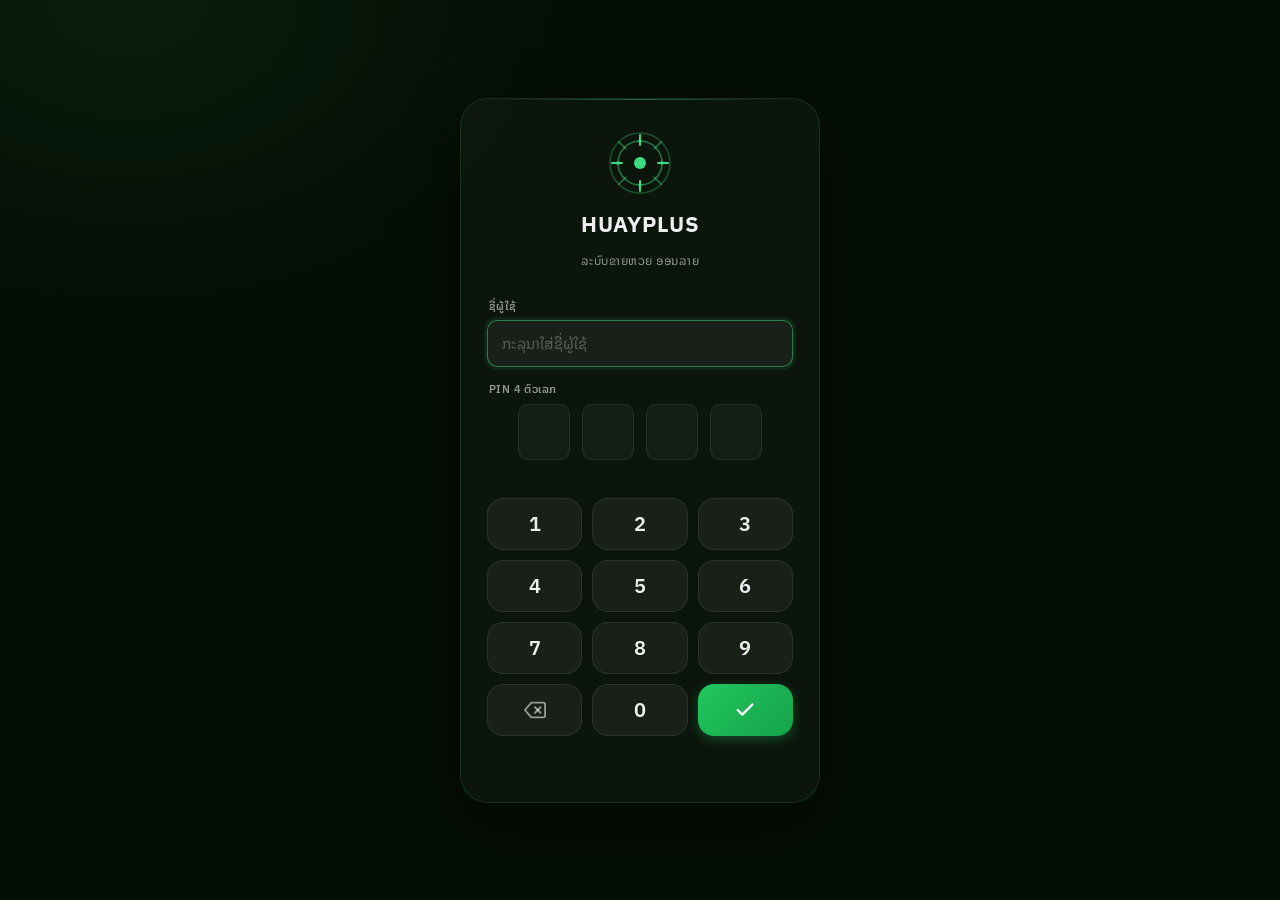
<file: index.html>
<!DOCTYPE html>
<html lang="lo">
<head>
<meta charset="UTF-8">
<meta name="viewport" content="width=device-width, initial-scale=1.0, maximum-scale=1.0, user-scalable=no, viewport-fit=cover">
<meta name="mobile-web-app-capable" content="yes">
<meta name="apple-mobile-web-app-capable" content="yes">
<meta name="apple-mobile-web-app-status-bar-style" content="black-translucent">
<meta name="theme-color" content="#050e05">
<title>HuayPlus</title>
<link rel="manifest" href="manifest.json">
<link rel="stylesheet" href="styles.css">
</head>
<body>

<!-- ══════════════════════════════════════════════════════════ -->
<!--  LOGIN PAGE                                               -->
<!-- ══════════════════════════════════════════════════════════ -->
<div id="loginPage">
  <div class="login-card anim-pop">

    <!-- Logo -->
    <div class="login-logo">
      <div class="login-logo-mark">
        <svg width="64" height="64" viewBox="0 0 64 64" fill="none">
          <circle cx="32" cy="32" r="30" stroke="rgba(61,220,132,0.3)" stroke-width="1.5"/>
          <circle cx="32" cy="32" r="22" stroke="rgba(61,220,132,0.5)" stroke-width="1.5"/>
          <circle cx="32" cy="32" r="6" fill="#3ddc84"/>
          <!-- star rays -->
          <line x1="32" y1="4"  x2="32" y2="14" stroke="#3ddc84" stroke-width="2" stroke-linecap="round"/>
          <line x1="32" y1="50" x2="32" y2="60" stroke="#3ddc84" stroke-width="2" stroke-linecap="round"/>
          <line x1="4"  y1="32" x2="14" y2="32" stroke="#3ddc84" stroke-width="2" stroke-linecap="round"/>
          <line x1="50" y1="32" x2="60" y2="32" stroke="#3ddc84" stroke-width="2" stroke-linecap="round"/>
          <line x1="10.7" y1="10.7" x2="17.8" y2="17.8" stroke="rgba(61,220,132,0.5)" stroke-width="1.5" stroke-linecap="round"/>
          <line x1="46.2" y1="46.2" x2="53.3" y2="53.3" stroke="rgba(61,220,132,0.5)" stroke-width="1.5" stroke-linecap="round"/>
          <line x1="53.3" y1="10.7" x2="46.2" y2="17.8" stroke="rgba(61,220,132,0.5)" stroke-width="1.5" stroke-linecap="round"/>
          <line x1="17.8" y1="46.2" x2="10.7" y2="53.3" stroke="rgba(61,220,132,0.5)" stroke-width="1.5" stroke-linecap="round"/>
          <!-- inner ring dots -->
          <circle cx="32" cy="10" r="2" fill="rgba(61,220,132,0.6)"/>
          <circle cx="54" cy="32" r="2" fill="rgba(61,220,132,0.6)"/>
          <circle cx="32" cy="54" r="2" fill="rgba(61,220,132,0.6)"/>
          <circle cx="10" cy="32" r="2" fill="rgba(61,220,132,0.6)"/>
        </svg>
      </div>
      <div class="login-app-name">HUAYPLUS</div>
      <div class="login-app-sub">ລະບົບຂາຍຫວຍ ອອນລາຍ</div>
    </div>

    <!-- Username -->
    <div class="field">
      <div class="field-label">ຊື່ຜູ້ໃຊ້</div>
      <input type="text" id="loginUser" placeholder="ກະລຸນາໃສ່ຊື່ຜູ້ໃຊ້" autocomplete="off" autocapitalize="none" spellcheck="false">
    </div>

    <!-- PIN display -->
    <div class="field">
      <div class="field-label">PIN 4 ຕົວເລກ</div>
      <div class="pin-boxes">
        <div class="pin-box" id="pin0"></div>
        <div class="pin-box" id="pin1"></div>
        <div class="pin-box" id="pin2"></div>
        <div class="pin-box" id="pin3"></div>
      </div>
    </div>

    <!-- Keypad -->
    <div class="keypad">
      <button class="key-btn" onclick="pinKey('1')">1</button>
      <button class="key-btn" onclick="pinKey('2')">2</button>
      <button class="key-btn" onclick="pinKey('3')">3</button>
      <button class="key-btn" onclick="pinKey('4')">4</button>
      <button class="key-btn" onclick="pinKey('5')">5</button>
      <button class="key-btn" onclick="pinKey('6')">6</button>
      <button class="key-btn" onclick="pinKey('7')">7</button>
      <button class="key-btn" onclick="pinKey('8')">8</button>
      <button class="key-btn" onclick="pinKey('9')">9</button>
      <button class="key-btn key-del" onclick="pinDel()">
        <svg width="22" height="22" viewBox="0 0 24 24" fill="none" stroke="currentColor" stroke-width="2" stroke-linecap="round" stroke-linejoin="round">
          <path d="M21 4H8l-7 8 7 8h13a2 2 0 0 0 2-2V6a2 2 0 0 0-2-2z"/><line x1="18" y1="9" x2="12" y2="15"/><line x1="12" y1="9" x2="18" y2="15"/>
        </svg>
      </button>
      <button class="key-btn" onclick="pinKey('0')">0</button>
      <button class="key-btn key-ok" id="loginSubmitBtn" onclick="handleLogin()">
        <svg width="22" height="22" viewBox="0 0 24 24" fill="none" stroke="currentColor" stroke-width="2.5" stroke-linecap="round" stroke-linejoin="round">
          <polyline points="20 6 9 17 4 12"/>
        </svg>
      </button>
    </div>

    <div id="loginError" style="text-align:center; font-size:13px; color:var(--danger); min-height:18px; margin-top:4px;"></div>
  </div>
</div>

<!-- ══════════════════════════════════════════════════════════ -->
<!--  MAIN APP                                                 -->
<!-- ══════════════════════════════════════════════════════════ -->
<div id="mainApp" class="page-wrapper hidden">

  <!-- Navbar -->
  <div class="navbar">
    <div class="navbar-avatar" id="navAvatar">
      <svg viewBox="0 0 24 24" fill="none" stroke-width="1.8" stroke-linecap="round" stroke-linejoin="round">
        <path d="M20 21v-2a4 4 0 0 0-4-4H8a4 4 0 0 0-4 4v2"/><circle cx="12" cy="7" r="4"/>
      </svg>
    </div>
    <div class="navbar-info">
      <div class="navbar-name" id="navName">—</div>
      <div class="navbar-role" id="navRole">—</div>
    </div>
    <div class="navbar-clock">
      <div class="navbar-time" id="navClock">—</div>
      <div class="navbar-server">
        <div class="navbar-server-dot" id="serverDot"></div>
        <span id="serverLabel">server time</span>
      </div>
    </div>
    <div class="navbar-back hidden" id="backBtn" onclick="navGoBack()">
      <svg viewBox="0 0 24 24" fill="none" stroke="currentColor" stroke-width="2" stroke-linecap="round" stroke-linejoin="round">
        <polyline points="15 18 9 12 15 6"/>
      </svg>
    </div>
  </div>

  <!-- Page area -->
  <div id="pageArea">

    <!-- ─── STAFF: Menu ─────────────────────────────────────── -->
    <div id="menuPage" class="hidden">
      <div class="scroll-area anim-fade">
        <div class="menu-grid">
          <div class="menu-card" onclick="goToRecorder()">
            <div class="menu-card-icon">
              <svg viewBox="0 0 24 24" fill="none" stroke-width="1.8" stroke-linecap="round" stroke-linejoin="round">
                <rect x="5" y="3" width="14" height="18" rx="2.5"/>
                <line x1="9" y1="8"  x2="15" y2="8"/>
                <line x1="9" y1="12" x2="15" y2="12"/>
                <line x1="9" y1="16" x2="12" y2="16"/>
                <circle cx="17.5" cy="17.5" r="4" fill="rgba(61,220,132,0.2)" stroke="none"/>
                <line x1="17.5" y1="15.5" x2="17.5" y2="19.5" stroke="#3ddc84" stroke-width="1.8"/>
                <line x1="15.5" y1="17.5" x2="19.5" y2="17.5" stroke="#3ddc84" stroke-width="1.8"/>
              </svg>
            </div>
            <div class="menu-card-title">ບັນທຶກ<br>ການຂວຍ</div>
          </div>
          <div class="menu-card" onclick="goToDashboard()">
            <div class="menu-card-icon">
              <svg viewBox="0 0 24 24" fill="none" stroke-width="1.8" stroke-linecap="round" stroke-linejoin="round">
                <rect x="2" y="14" width="4" height="7" rx="1" fill="rgba(61,220,132,0.2)" stroke="none"/>
                <rect x="9" y="10" width="4" height="11" rx="1" fill="rgba(61,220,132,0.35)" stroke="none"/>
                <rect x="16" y="6" width="4" height="15" rx="1" fill="rgba(61,220,132,0.55)" stroke="none"/>
                <rect x="2"  y="14" width="4"  height="7"  rx="1"/>
                <rect x="9"  y="10" width="4"  height="11" rx="1"/>
                <rect x="16" y="6"  width="4"  height="15" rx="1"/>
                <polyline points="3,13 11,8 18,4" stroke-width="2"/>
              </svg>
            </div>
            <div class="menu-card-title">ລາຍງານ<br>ຍອດຂາຍ</div>
          </div>
          <div class="menu-card" onclick="goToCheckWin()">
            <div class="menu-card-icon">
              <svg viewBox="0 0 24 24" fill="none" stroke-width="1.8" stroke-linecap="round" stroke-linejoin="round">
                <circle cx="11" cy="11" r="7"/>
                <circle cx="11" cy="11" r="3" fill="rgba(61,220,132,0.15)" stroke="none"/>
                <line x1="8"  y1="11" x2="14" y2="11"/>
                <line x1="11" y1="8"  x2="11" y2="14"/>
                <line x1="16.5" y1="16.5" x2="21" y2="21" stroke-width="2.2"/>
              </svg>
            </div>
            <div class="menu-card-title">ກວດ<br>ຫວຍ</div>
          </div>
          <div class="menu-card" onclick="goToBillHistory()">
            <div class="menu-card-icon">
              <svg viewBox="0 0 24 24" fill="none" stroke-width="1.8" stroke-linecap="round" stroke-linejoin="round">
                <rect x="5" y="3" width="14" height="18" rx="2.5" fill="rgba(61,220,132,0.07)" stroke="none"/>
                <rect x="5" y="3" width="14" height="18" rx="2.5"/>
                <line x1="9" y1="8"  x2="15" y2="8"/>
                <line x1="9" y1="12" x2="13" y2="12"/>
                <polyline points="10,16 13,19 19,13"/>
              </svg>
            </div>
            <div class="menu-card-title">ປະຫວັດ<br>ບິນ</div>
          </div>
        </div>

        <!-- Staff mini dashboard -->
        <div class="section-label" style="margin-top:20px;">ຍອດຂອງຂ້ອຍ</div>
        <div class="stats-grid">
          <div class="stat-card">
            <div class="stat-label">ຍອດວັນນີ້</div>
            <div class="stat-value" id="myTodaySales">0 ₭</div>
          </div>
          <div class="stat-card">
            <div class="stat-label">ຍອດເດືອນນີ້</div>
            <div class="stat-value" id="myMonthSales">0 ₭</div>
          </div>
        </div>
      </div>
    </div>

    <!-- ─── STAFF: Recorder ─────────────────────────────────── -->
    <div id="recorderPage" class="hidden">
      <div class="scroll-area" id="recorderScroll">

        <!-- Huay type -->
        <div class="segmented" id="huayTypeSegment">
          <button class="seg-btn active" id="typeLao" onclick="setHuayType('LAO')">ຫວຍລາວ</button>
          <button class="seg-btn"        id="typeThai" onclick="setHuayType('THAI')">ຫວຍໄທ</button>
        </div>

        <!-- Customer name -->
        <div class="field">
          <div class="field-label">ຊື່ລູກຄ້າ (ທາງເລືອກ)</div>
          <input type="text" id="customerName" placeholder="ຊື່ລູກຄ້າ" autocomplete="off">
        </div>

        <!-- Number + amount -->
        <div style="display:grid; grid-template-columns:1fr 1fr; gap:10px;">
          <div class="field" style="margin:0;">
            <div class="field-label">ເລກເດັດ</div>
            <input type="text" id="huayNum" placeholder="00–999" inputmode="numeric" maxlength="3"
              style="font-size:24px; font-weight:700; text-align:center; letter-spacing:4px;">
          </div>
          <div class="field" style="margin:0;">
            <div class="field-label">ຈຳນວນເງິນ (₭)</div>
            <input type="text" id="huayAmt" placeholder="0" inputmode="numeric"
              style="font-size:20px; font-weight:700; text-align:center;">
          </div>
        </div>

        <!-- Chips -->
        <div class="chips" style="margin: 12px 0 14px;">
          <div class="chip" onclick="addAmt(1000)">1K</div>
          <div class="chip" onclick="addAmt(5000)">5K</div>
          <div class="chip" onclick="addAmt(10000)">10K</div>
          <div class="chip" onclick="addAmt(20000)">20K</div>
          <div class="chip" onclick="addAmt(50000)">50K</div>
          <div class="chip" onclick="addAmt(100000)">100K</div>
        </div>

        <!-- Add button -->
        <button class="btn btn-primary" onclick="addItemToBill()" style="margin-bottom:14px;">
          <svg width="18" height="18" viewBox="0 0 24 24" fill="none" stroke="currentColor" stroke-width="2.5" stroke-linecap="round">
            <line x1="12" y1="5" x2="12" y2="19"/><line x1="5" y1="12" x2="19" y2="12"/>
          </svg>
          ເພີ່ມລາຍການລົງບິນ
        </button>

        <!-- Bill table -->
        <div class="card" style="padding:0; overflow:hidden;">
          <div style="padding:12px 14px 8px; border-bottom:1px solid var(--border-2); display:flex; justify-content:space-between; align-items:center;">
            <span style="font-size:13px; font-weight:600; color:var(--text-2);">ລາຍການໃນບິນ</span>
            <span style="font-size:11px; color:var(--text-3);" id="billCount">0 ລາຍການ</span>
          </div>
          <div class="bill-wrap" style="max-height:260px; padding:0 0 4px;">
            <table class="tbl" id="billTable">
              <thead>
                <tr>
                  <th>ເລກ</th><th>ປະເພດ</th><th>ຕຳ​ແໜ່ງ</th><th style="text-align:right;">ເງິນ</th><th></th>
                </tr>
              </thead>
              <tbody id="billBody"></tbody>
            </table>
            <div id="billEmpty" style="text-align:center; padding:28px 0; color:var(--text-3); font-size:13px;">
              ຍັງບໍ່ມີລາຍການ
            </div>
          </div>
          <div class="bill-total-row" style="padding:10px 14px;">
            <span class="bill-total-label">ລວມທັງໝົດ</span>
            <span class="bill-total-val" id="billTotal">0 ₭</span>
          </div>
        </div>
      </div>

      <!-- Bottom bar — ต้องอยู่เหนือ dock -->
      <div class="bottom-bar recorder-bar">
        <button class="btn btn-secondary btn-sm" style="flex:0 0 auto; width:48px; padding:0;"
          onclick="clearBill()" title="ລ້າງບິນ">
          <svg width="18" height="18" viewBox="0 0 24 24" fill="none" stroke="currentColor" stroke-width="2" stroke-linecap="round" stroke-linejoin="round">
            <polyline points="3 6 5 6 21 6"/><path d="M19 6l-1 14H6L5 6"/><path d="M10 11v6"/><path d="M14 11v6"/><path d="M9 6V4h6v2"/>
          </svg>
        </button>
        <button class="btn btn-primary" onclick="saveBill()" style="flex:1;">
          <svg width="18" height="18" viewBox="0 0 24 24" fill="none" stroke="currentColor" stroke-width="2.5" stroke-linecap="round" stroke-linejoin="round">
            <path d="M19 21H5a2 2 0 0 1-2-2V5a2 2 0 0 1 2-2h11l5 5v11a2 2 0 0 1-2 2z"/><polyline points="17 21 17 13 7 13 7 21"/><polyline points="7 3 7 8 15 8"/>
          </svg>
          ບັນທຶກບິນ
        </button>
      </div>
      <!-- Spacer so dock doesn't cover the bar -->
      <div class="dock-spacer"></div>
    </div>

    <!-- ─── STAFF: Dashboard ────────────────────────────────── -->
    <div id="dashboardPage" class="hidden">
      <div class="scroll-area anim-fade">
        <div class="stats-grid">
          <div class="stat-card">
            <div class="stat-label">ຍອດວັນນີ້</div>
            <div class="stat-value" id="dash_today">0 ₭</div>
          </div>
          <div class="stat-card">
            <div class="stat-label">ຍອດເມື່ອວານ</div>
            <div class="stat-value" id="dash_yesterday">0 ₭</div>
          </div>
          <div class="stat-card">
            <div class="stat-label">ຍອດ 7 ວັນ</div>
            <div class="stat-value" id="dash_week">0 ₭</div>
          </div>
          <div class="stat-card">
            <div class="stat-label">ຍອດ 30 ວັນ</div>
            <div class="stat-value" id="dash_month">0 ₭</div>
          </div>
        </div>
        <div class="section-label">ຍອດຂາຍ 7 ວັນຍ້ອນຫຼັງ</div>
        <div class="card" style="padding:14px 10px;">
          <canvas id="salesChart" height="140"></canvas>
        </div>
      </div>
    </div>

    <!-- ─── STAFF: Check win ────────────────────────────────── -->
    <div id="checkWinPage" class="hidden">
      <div class="scroll-area anim-fade">
        <div class="card">
          <div style="font-size:15px; font-weight:700; color:var(--text-1); margin-bottom:16px;">ກວດຫວຍ</div>

          <div class="field">
            <div class="field-label">ວັນທີງວດ</div>
            <input type="date" id="checkDate">
          </div>

          <div style="display:grid; grid-template-columns:1fr 1fr; gap:10px;">
            <div class="field" style="margin:0;">
              <div class="field-label">ເລກທີ່ອອກ</div>
              <input type="text" id="checkNum" placeholder="00–999" inputmode="numeric" maxlength="3"
                style="font-size:22px; font-weight:700; text-align:center; letter-spacing:4px;">
            </div>
            <div class="field" style="margin:0;">
              <div class="field-label">ຕຳ​ແໜ່ງ</div>
              <select id="checkPos">
                <option value="ALL">ທັງໝົດ</option>
                <option value="TOP">ເທິງ</option>
                <option value="BOT">ລຸ່ມ</option>
              </select>
            </div>
          </div>

          <div class="field" style="margin-top:10px;">
            <div class="field-label">ປະເພດຫວຍ</div>
            <div class="segmented" style="margin:0;">
              <button class="seg-btn active" id="checkTypAll" onclick="setCheckType('ALL')">ທັງໝົດ</button>
              <button class="seg-btn" id="checkTypLao"  onclick="setCheckType('LAO')">ລາວ</button>
              <button class="seg-btn" id="checkTypThai" onclick="setCheckType('THAI')">ໄທ</button>
            </div>
          </div>

          <button class="btn btn-primary" style="margin-top:6px;" onclick="runCheckWin()">
            <svg width="18" height="18" viewBox="0 0 24 24" fill="none" stroke="currentColor" stroke-width="2.5" stroke-linecap="round" stroke-linejoin="round">
              <circle cx="11" cy="11" r="7"/><line x1="16.5" y1="16.5" x2="21" y2="21" stroke-width="2.5"/>
            </svg>
            ກວດ
          </button>
        </div>

        <div id="checkResults" style="margin-top:4px;"></div>
      </div>
    </div>

    <!-- ─── STAFF: Bill history ─────────────────────────────── -->
    <div id="billHistoryPage" class="hidden">
      <div class="scroll-area anim-fade">
        <div class="field">
          <input type="text" id="billSearch" placeholder="ຄົ້ນຫາ INV-..." oninput="filterBillHistory(this.value)"
            style="padding-left:40px; background-image:url(\"data:image/svg+xml,%3Csvg width='16' height='16' viewBox='0 0 24 24' fill='none' stroke='rgba(255,255,255,0.3)' stroke-width='2' xmlns='http://www.w3.org/2000/svg'%3E%3Ccircle cx='11' cy='11' r='7'/%3E%3Cline x1='16.5' y1='16.5' x2='21' y2='21'/%3E%3C/svg%3E\"); background-repeat:no-repeat; background-position:12px center;">
        </div>
        <div id="billHistoryList"></div>
      </div>
    </div>

    <!-- ─── STAFF: Settings ─────────────────────────────────── -->
    <div id="staffSettingsPage" class="hidden">
      <div class="scroll-area anim-fade">
        <div class="section-label">ການຕັ້ງຄ່າ</div>
        <div class="list-item" onclick="goToColorMode()">
          <div class="list-icon">
            <svg viewBox="0 0 24 24" fill="none" stroke-width="1.8" stroke-linecap="round">
              <circle cx="12" cy="12" r="3"/><path d="M12 2v3M12 19v3M2 12h3M19 12h3M4.2 4.2l2.1 2.1M17.7 17.7l2.1 2.1M4.2 19.8l2.1-2.1M17.7 6.3l2.1-2.1"/>
            </svg>
          </div>
          <div class="list-body">
            <div class="list-title">ໂໝດສີ</div>
            <div class="list-sub">Light / Dark / Auto</div>
          </div>
          <div class="list-chevron"><svg viewBox="0 0 24 24" fill="none" stroke="currentColor" stroke-width="2" stroke-linecap="round"><polyline points="9 18 15 12 9 6"/></svg></div>
        </div>
        <div class="list-item" onclick="goToExportPage()">
          <div class="list-icon">
            <svg viewBox="0 0 24 24" fill="none" stroke-width="1.8" stroke-linecap="round">
              <path d="M14 2H6a2 2 0 0 0-2 2v16a2 2 0 0 0 2 2h12a2 2 0 0 0 2-2V8z"/><polyline points="14 2 14 8 20 8"/><line x1="12" y1="18" x2="12" y2="12"/><polyline points="9 15 12 18 15 15"/>
            </svg>
          </div>
          <div class="list-body">
            <div class="list-title">Export ລາຍງານ</div>
            <div class="list-sub">Excel / PDF</div>
          </div>
          <div class="list-chevron"><svg viewBox="0 0 24 24" fill="none" stroke="currentColor" stroke-width="2" stroke-linecap="round"><polyline points="9 18 15 12 9 6"/></svg></div>
        </div>
        <div class="divider"></div>
        <div class="list-item danger" onclick="logout()">
          <div class="list-icon danger">
            <svg viewBox="0 0 24 24" fill="none" stroke-width="1.8" stroke-linecap="round">
              <path d="M9 21H5a2 2 0 0 1-2-2V5a2 2 0 0 1 2-2h4"/><polyline points="16 17 21 12 16 7"/><line x1="21" y1="12" x2="9" y2="12"/>
            </svg>
          </div>
          <div class="list-body">
            <div class="list-title danger">ອອກຈາກລະບົບ</div>
            <div class="list-sub">Logout</div>
          </div>
        </div>
      </div>
    </div>

    <!-- ─── ADMIN: Staff management ─────────────────────────── -->
    <div id="adminStaffPage" class="hidden">
      <div class="scroll-area anim-fade">
        <button class="btn btn-primary" onclick="showAddStaffModal()" style="margin-bottom:14px;">
          <svg width="18" height="18" viewBox="0 0 24 24" fill="none" stroke="currentColor" stroke-width="2.5" stroke-linecap="round">
            <line x1="12" y1="5" x2="12" y2="19"/><line x1="5" y1="12" x2="19" y2="12"/>
          </svg>
          ເພີ່ມພະນັກງານໃໝ່
        </button>
        <div class="section-label">ລາຍຊື່ພະນັກງານ</div>
        <div id="staffList"></div>
      </div>
    </div>

    <!-- ─── ADMIN: Sales ─────────────────────────────────────── -->
    <div id="adminSalesPage" class="hidden">
      <div class="scroll-area anim-fade">
        <div class="stats-grid">
          <div class="stat-card">
            <div class="stat-label">ຍອດລວມວັນນີ້</div>
            <div class="stat-value" id="adm_today">0 ₭</div>
          </div>
          <div class="stat-card">
            <div class="stat-label">ຍອດລວມ 7 ວັນ</div>
            <div class="stat-value" id="adm_week">0 ₭</div>
          </div>
        </div>
        <div class="section-label">ອັນດັບພະນັກງານ (ວັນນີ້)</div>
        <div id="staffRankList"></div>
        <div class="section-label">ຍອດຂາຍ 7 ວັນ (ລວມ)</div>
        <div class="card" style="padding:14px 10px;">
          <canvas id="adminChart" height="140"></canvas>
        </div>
        <div class="section-label">ທຸກບິນ</div>
        <div class="field">
          <input type="date" id="adminBillDate">
        </div>
        <div id="adminBillList"></div>
      </div>
    </div>

    <!-- ─── ADMIN: Check win ─────────────────────────────────── -->
    <div id="adminCheckPage" class="hidden">
      <div class="scroll-area anim-fade">
        <div class="card">
          <div style="font-size:15px; font-weight:700; color:var(--text-1); margin-bottom:16px;">ກວດຫວຍ (ທັງລະບົບ)</div>

          <div class="field">
            <div class="field-label">ວັນທີງວດ</div>
            <input type="date" id="adminCheckDate">
          </div>

          <div style="display:grid; grid-template-columns:1fr 1fr; gap:10px;">
            <div class="field" style="margin:0;">
              <div class="field-label">ເລກທີ່ອອກ</div>
              <input type="text" id="adminCheckNum" placeholder="00–999" inputmode="numeric" maxlength="3"
                style="font-size:22px; font-weight:700; text-align:center; letter-spacing:4px;">
            </div>
            <div class="field" style="margin:0;">
              <div class="field-label">ຕຳ​ແໜ່ງ</div>
              <select id="adminCheckPos">
                <option value="ALL">ທັງໝົດ</option>
                <option value="TOP">ເທິງ</option>
                <option value="BOT">ລຸ່ມ</option>
              </select>
            </div>
          </div>

          <div class="field" style="margin-top:10px;">
            <div class="field-label">ປະເພດຫວຍ</div>
            <div class="segmented" style="margin:0;">
              <button class="seg-btn active" id="admChkAll"  onclick="setAdminCheckType('ALL')">ທັງໝົດ</button>
              <button class="seg-btn" id="admChkLao"  onclick="setAdminCheckType('LAO')">ລາວ</button>
              <button class="seg-btn" id="admChkThai" onclick="setAdminCheckType('THAI')">ໄທ</button>
            </div>
          </div>

          <button class="btn btn-primary" style="margin-top:6px;" onclick="runAdminCheckWin()">
            <svg width="18" height="18" viewBox="0 0 24 24" fill="none" stroke="currentColor" stroke-width="2.5" stroke-linecap="round" stroke-linejoin="round">
              <circle cx="11" cy="11" r="7"/><line x1="16.5" y1="16.5" x2="21" y2="21" stroke-width="2.5"/>
            </svg>
            ກວດທັງລະບົບ
          </button>
        </div>
        <div id="adminCheckResults" style="margin-top:4px;"></div>
      </div>
    </div>

    <!-- ─── ADMIN: Settings ──────────────────────────────────── -->
    <div id="adminSettingsPage" class="hidden">
      <div class="scroll-area anim-fade">
        <div class="section-label">ຕັ້ງຄ່າລະບົບ</div>
        <div class="list-item" onclick="goToPage('payoutPage')">
          <div class="list-icon">
            <svg viewBox="0 0 24 24" fill="none" stroke-width="1.8" stroke-linecap="round">
              <circle cx="12" cy="12" r="9"/><path d="M9 9h.01M15 9h.01M9 15h6"/>
              <text x="12" y="16" text-anchor="middle" font-size="9" font-weight="700" fill="#3ddc84" stroke="none" font-family="sans-serif">₭</text>
            </svg>
          </div>
          <div class="list-body">
            <div class="list-title">ອັດຕາຈ່າຍລາງວັນ</div>
            <div class="list-sub">2 ຕົວ / 3 ຕົວ</div>
          </div>
          <div class="list-chevron"><svg viewBox="0 0 24 24" fill="none" stroke="currentColor" stroke-width="2" stroke-linecap="round"><polyline points="9 18 15 12 9 6"/></svg></div>
        </div>
        <div class="list-item" onclick="goToPage('timeLimitPage')">
          <div class="list-icon">
            <svg viewBox="0 0 24 24" fill="none" stroke-width="1.8" stroke-linecap="round">
              <circle cx="12" cy="13" r="8"/><line x1="12" y1="13" x2="12" y2="9"/><line x1="12" y1="13" x2="15" y2="13"/><line x1="9" y1="3" x2="7.5" y2="5"/><line x1="15" y1="3" x2="16.5" y2="5"/>
            </svg>
          </div>
          <div class="list-body">
            <div class="list-title">ຕັ້ງເວລາປິດຮັບ</div>
            <div class="list-sub" id="timeLimitSub">ລາວ / ໄທ</div>
          </div>
          <div class="list-chevron"><svg viewBox="0 0 24 24" fill="none" stroke="currentColor" stroke-width="2" stroke-linecap="round"><polyline points="9 18 15 12 9 6"/></svg></div>
        </div>
        <div class="list-item" onclick="goToPage('changePassPage')">
          <div class="list-icon">
            <svg viewBox="0 0 24 24" fill="none" stroke-width="1.8" stroke-linecap="round">
              <rect x="5" y="11" width="14" height="10" rx="2"/><path d="M8 11V7a4 4 0 0 1 8 0v4"/><circle cx="12" cy="16" r="1.5" fill="#3ddc84"/>
            </svg>
          </div>
          <div class="list-body">
            <div class="list-title">ປ່ຽນລະຫັດຜ່ານ</div>
            <div class="list-sub">Super Admin</div>
          </div>
          <div class="list-chevron"><svg viewBox="0 0 24 24" fill="none" stroke="currentColor" stroke-width="2" stroke-linecap="round"><polyline points="9 18 15 12 9 6"/></svg></div>
        </div>
        <div class="list-item" onclick="goToColorMode()">
          <div class="list-icon">
            <svg viewBox="0 0 24 24" fill="none" stroke-width="1.8" stroke-linecap="round">
              <circle cx="12" cy="12" r="3"/><path d="M12 2v3M12 19v3M2 12h3M19 12h3M4.2 4.2l2.1 2.1M17.7 17.7l2.1 2.1M4.2 19.8l2.1-2.1M17.7 6.3l2.1-2.1"/>
            </svg>
          </div>
          <div class="list-body">
            <div class="list-title">ໂໝດສີ</div>
            <div class="list-sub">Light / Dark / Auto</div>
          </div>
          <div class="list-chevron"><svg viewBox="0 0 24 24" fill="none" stroke="currentColor" stroke-width="2" stroke-linecap="round"><polyline points="9 18 15 12 9 6"/></svg></div>
        </div>
        <div class="list-item" onclick="goToExportPage()">
          <div class="list-icon">
            <svg viewBox="0 0 24 24" fill="none" stroke-width="1.8" stroke-linecap="round">
              <path d="M14 2H6a2 2 0 0 0-2 2v16a2 2 0 0 0 2 2h12a2 2 0 0 0 2-2V8z"/><polyline points="14 2 14 8 20 8"/><line x1="12" y1="18" x2="12" y2="12"/><polyline points="9 15 12 18 15 15"/>
            </svg>
          </div>
          <div class="list-body">
            <div class="list-title">Export ລາຍງານ</div>
            <div class="list-sub">Excel / PDF</div>
          </div>
          <div class="list-chevron"><svg viewBox="0 0 24 24" fill="none" stroke="currentColor" stroke-width="2" stroke-linecap="round"><polyline points="9 18 15 12 9 6"/></svg></div>
        </div>
        <div class="divider"></div>
        <div class="list-item danger" onclick="logout()">
          <div class="list-icon danger">
            <svg viewBox="0 0 24 24" fill="none" stroke-width="1.8" stroke-linecap="round">
              <path d="M9 21H5a2 2 0 0 1-2-2V5a2 2 0 0 1 2-2h4"/><polyline points="16 17 21 12 16 7"/><line x1="21" y1="12" x2="9" y2="12"/>
            </svg>
          </div>
          <div class="list-body">
            <div class="list-title danger">ອອກຈາກລະບົບ</div>
            <div class="list-sub">Logout</div>
          </div>
        </div>
      </div>
    </div>

    <!-- ─── Sub pages ────────────────────────────────────────── -->
    <!-- Payout rates -->
    <div id="payoutPage" class="hidden">
      <div class="scroll-area anim-fade">
        <div class="section-label">ຫວຍລາວ</div>
        <div class="card">
          <div class="field"><div class="field-label">2 ຕົວ — ອັດຕາຈ່າຍ (x ຕໍ່ 1)</div><input type="number" id="lao2Rate" placeholder="80"></div>
          <div class="field" style="margin:0;"><div class="field-label">3 ຕົວ — ອັດຕາຈ່າຍ (x ຕໍ່ 1)</div><input type="number" id="lao3Rate" placeholder="600"></div>
        </div>
        <div class="section-label">ຫວຍໄທ</div>
        <div class="card">
          <div class="field"><div class="field-label">2 ຕົວ ເທິງ — ອັດຕາຈ່າຍ</div><input type="number" id="thai2TopRate" placeholder="92"></div>
          <div class="field"><div class="field-label">2 ຕົວ ລຸ່ມ — ອັດຕາຈ່າຍ</div><input type="number" id="thai2BotRate" placeholder="92"></div>
          <div class="field" style="margin:0;"><div class="field-label">3 ຕົວ — ອັດຕາຈ່າຍ</div><input type="number" id="thai3Rate" placeholder="600"></div>
        </div>
      </div>
      <div class="bottom-bar">
        <button class="btn btn-primary" onclick="savePayoutRates()">ບັນທຶກ</button>
      </div>
    </div>

    <!-- Time limits -->
    <div id="timeLimitPage" class="hidden">
      <div class="scroll-area anim-fade">
        <div class="card">
          <div class="field"><div class="field-label">ເວລາປິດຮັບ — ຫວຍລາວ</div><input type="time" id="laoCloseTime" value="15:30"></div>
          <div class="field" style="margin:0;"><div class="field-label">ເວລາປິດຮັບ — ຫວຍໄທ</div><input type="time" id="thaiCloseTime" value="15:00"></div>
        </div>
      </div>
      <div class="bottom-bar">
        <button class="btn btn-primary" onclick="saveTimeLimits()">ບັນທຶກ</button>
      </div>
    </div>

    <!-- Change password -->
    <div id="changePassPage" class="hidden">
      <div class="scroll-area anim-fade">
        <div class="card">
          <div class="field"><div class="field-label">ລະຫັດຜ່ານເກົ່າ</div><input type="password" id="oldPass"></div>
          <div class="field"><div class="field-label">ລະຫັດຜ່ານໃໝ່</div><input type="password" id="newPass"></div>
          <div class="field" style="margin:0;"><div class="field-label">ຢືນຢັນລະຫັດໃໝ່</div><input type="password" id="confirmPass"></div>
        </div>
      </div>
      <div class="bottom-bar">
        <button class="btn btn-primary" onclick="changePassword()">ປ່ຽນລະຫັດ</button>
      </div>
    </div>

    <!-- Color mode -->
    <div id="colorModePage" class="hidden">
      <div class="scroll-area anim-fade">
        <div class="section-label">ເລືອກໂໝດ</div>
        <div class="list-item" id="colorModeLight" onclick="setColorMode('light')">
          <div class="list-icon"><svg viewBox="0 0 24 24" fill="none" stroke-width="1.8" stroke-linecap="round"><circle cx="12" cy="12" r="4"/><path d="M12 2v3M12 19v3M2 12h3M19 12h3M4.2 4.2l2.1 2.1M17.7 17.7l2.1 2.1M4.2 19.8l2.1-2.1M17.7 6.3l2.1-2.1"/></svg></div>
          <div class="list-body"><div class="list-title">Light</div><div class="list-sub">ພື້ນຂາວ</div></div>
        </div>
        <div class="list-item" id="colorModeDark" onclick="setColorMode('dark')">
          <div class="list-icon"><svg viewBox="0 0 24 24" fill="none" stroke-width="1.8" stroke-linecap="round"><path d="M21 12.79A9 9 0 1 1 11.21 3 7 7 0 0 0 21 12.79z"/></svg></div>
          <div class="list-body"><div class="list-title">Dark</div><div class="list-sub">ພື້ນດຳ (ຄ່າເລີ່ມ)</div></div>
        </div>
        <div class="list-item" id="colorModeAuto" onclick="setColorMode('auto')">
          <div class="list-icon"><svg viewBox="0 0 24 24" fill="none" stroke-width="1.8" stroke-linecap="round"><rect x="2" y="3" width="20" height="14" rx="2"/><line x1="8" y1="21" x2="16" y2="21"/><line x1="12" y1="17" x2="12" y2="21"/></svg></div>
          <div class="list-body"><div class="list-title">Auto</div><div class="list-sub">ຕາມລະບົບ</div></div>
        </div>
      </div>
    </div>

    <!-- Export -->
    <div id="exportPage" class="hidden">
      <div class="scroll-area anim-fade">
        <div class="card">
          <div class="field"><div class="field-label">ຈາກວັນທີ</div><input type="date" id="exportFrom"></div>
          <div class="field" style="margin:0;"><div class="field-label">ຫາວັນທີ</div><input type="date" id="exportTo"></div>
        </div>
        <div class="section-label">ຮູບແບບ</div>
        <div style="display:grid; grid-template-columns:1fr 1fr; gap:10px;">
          <button class="btn btn-secondary" onclick="doExport('excel')">
            <svg width="18" height="18" viewBox="0 0 24 24" fill="none" stroke="currentColor" stroke-width="2" stroke-linecap="round"><path d="M14 2H6a2 2 0 0 0-2 2v16a2 2 0 0 0 2 2h12a2 2 0 0 0 2-2V8z"/><polyline points="14 2 14 8 20 8"/></svg>
            Excel
          </button>
          <button class="btn btn-secondary" onclick="doExport('pdf')">
            <svg width="18" height="18" viewBox="0 0 24 24" fill="none" stroke="currentColor" stroke-width="2" stroke-linecap="round"><path d="M14 2H6a2 2 0 0 0-2 2v16a2 2 0 0 0 2 2h12a2 2 0 0 0 2-2V8z"/><polyline points="14 2 14 8 20 8"/><line x1="9" y1="13" x2="15" y2="13"/><line x1="9" y1="17" x2="15" y2="17"/></svg>
            PDF
          </button>
        </div>
      </div>
    </div>

  </div><!-- end pageArea -->

  <!-- ─── Staff Dock — 5 tabs, ຂາຍ center raised ──────────── -->
  <div id="staffDock" class="dock hidden">

    <!-- ຍອດຂາຍ -->
    <button class="dock-tab" id="staffTab_dashboard" onclick="switchStaffTab('dashboard')">
      <div class="dock-icon">
        <svg viewBox="0 0 24 24" fill="none" stroke-width="2" stroke-linecap="round" stroke-linejoin="round">
          <rect x="2" y="13" width="4" height="8" rx="1"/>
          <rect x="9" y="9"  width="4" height="12" rx="1"/>
          <rect x="16" y="5" width="4" height="16" rx="1"/>
          <polyline points="3,12 10,8 17,4"/>
        </svg>
      </div>
      <span class="dock-label">ຍອດຂາຍ</span>
    </button>

    <!-- ປະຫວັດ -->
    <button class="dock-tab" id="staffTab_history" onclick="switchStaffTab('history')">
      <div class="dock-icon">
        <svg viewBox="0 0 24 24" fill="none" stroke-width="2" stroke-linecap="round" stroke-linejoin="round">
          <rect x="5" y="3" width="14" height="18" rx="2"/>
          <line x1="9" y1="8"  x2="15" y2="8"/>
          <line x1="9" y1="12" x2="13" y2="12"/>
          <polyline points="10,16 13,19 19,13"/>
        </svg>
      </div>
      <span class="dock-label">ປະຫວັດ</span>
    </button>

    <!-- ຂາຍ — center raised -->
    <button class="dock-tab dock-center" id="staffTab_recorder" onclick="switchStaffTab('recorder')">
      <div class="dock-center-btn">
        <svg viewBox="0 0 24 24" fill="none" stroke-width="2.2" stroke-linecap="round" stroke-linejoin="round">
          <rect x="5" y="3" width="14" height="18" rx="2.5"/>
          <line x1="9" y1="8"  x2="15" y2="8"/>
          <line x1="9" y1="12" x2="15" y2="12"/>
          <line x1="12" y1="16" x2="12" y2="20"/>
          <line x1="9"  y1="18" x2="15" y2="18"/>
        </svg>
      </div>
      <span class="dock-label dock-center-label">ຂາຍ</span>
    </button>

    <!-- ກວດ -->
    <button class="dock-tab" id="staffTab_check" onclick="switchStaffTab('check')">
      <div class="dock-icon">
        <svg viewBox="0 0 24 24" fill="none" stroke-width="2" stroke-linecap="round" stroke-linejoin="round">
          <circle cx="11" cy="11" r="7"/>
          <line x1="16.5" y1="16.5" x2="21" y2="21"/>
        </svg>
      </div>
      <span class="dock-label">ກວດ</span>
    </button>

    <!-- ຕັ້ງຄ່າ -->
    <button class="dock-tab" id="staffTab_settings" onclick="switchStaffTab('settings')">
      <div class="dock-icon">
        <svg viewBox="0 0 24 24" fill="none" stroke-width="2" stroke-linecap="round" stroke-linejoin="round">
          <circle cx="12" cy="12" r="3"/>
          <path d="M12 2v3M12 19v3M2 12h3M19 12h3M4.2 4.2l2.1 2.1M17.7 17.7l2.1 2.1M4.2 19.8l2.1-2.1M17.7 6.3l2.1-2.1"/>
        </svg>
      </div>
      <span class="dock-label">ຕັ້ງຄ່າ</span>
    </button>

  </div>

  <!-- ─── Admin Dock ─────────────────────────────────────────── -->
  <div id="adminDock" class="dock hidden">
    <button class="dock-tab" id="adminTab_staff" onclick="switchAdminTab('staff')">
      <div class="dock-icon">
        <svg viewBox="0 0 24 24" fill="none" stroke-width="2" stroke-linecap="round" stroke-linejoin="round">
          <circle cx="9" cy="7" r="4"/>
          <path d="M3 21v-2a4 4 0 0 1 4-4h4a4 4 0 0 1 4 4v2"/>
          <path d="M16 3.13a4 4 0 0 1 0 7.75"/>
          <path d="M21 21v-2a4 4 0 0 0-3-3.85"/>
        </svg>
      </div>
      <span class="dock-label">ພະນັກງານ</span>
    </button>
    <button class="dock-tab" id="adminTab_sales" onclick="switchAdminTab('sales')">
      <div class="dock-icon">
        <svg viewBox="0 0 24 24" fill="none" stroke-width="2" stroke-linecap="round" stroke-linejoin="round">
          <rect x="2" y="13" width="4" height="8" rx="1"/>
          <rect x="9" y="9"  width="4" height="12" rx="1"/>
          <rect x="16" y="5" width="4" height="16" rx="1"/>
          <polyline points="3,12 10,8 17,4"/>
        </svg>
      </div>
      <span class="dock-label">ຍອດຂາຍ</span>
    </button>
    <button class="dock-tab" id="adminTab_check" onclick="switchAdminTab('check')">
      <div class="dock-icon">
        <svg viewBox="0 0 24 24" fill="none" stroke-width="2" stroke-linecap="round" stroke-linejoin="round">
          <circle cx="11" cy="11" r="7"/>
          <line x1="8"  y1="11" x2="14" y2="11"/>
          <line x1="11" y1="8"  x2="11" y2="14"/>
          <line x1="16.5" y1="16.5" x2="21" y2="21"/>
        </svg>
      </div>
      <span class="dock-label">ກວດ</span>
    </button>
    <button class="dock-tab" id="adminTab_settings" onclick="switchAdminTab('settings')">
      <div class="dock-icon">
        <svg viewBox="0 0 24 24" fill="none" stroke-width="2" stroke-linecap="round" stroke-linejoin="round">
          <circle cx="12" cy="12" r="3"/>
          <path d="M12 2v3M12 19v3M2 12h3M19 12h3M4.2 4.2l2.1 2.1M17.7 17.7l2.1 2.1M4.2 19.8l2.1-2.1M17.7 6.3l2.1-2.1"/>
        </svg>
      </div>
      <span class="dock-label">ຕັ້ງຄ່າ</span>
    </button>
  </div>

</div><!-- end mainApp -->

<!-- ══════════════════════════════════════════════════════════ -->
<!--  GLOBAL MODALS                                            -->
<!-- ══════════════════════════════════════════════════════════ -->

<!-- Loading -->
<div id="loadingOverlay" class="loading-overlay hidden">
  <div class="spinner"></div>
  <div class="loading-text" id="loadingText">ກຳລັງໂຫລດ...</div>
</div>

<!-- Status modal -->
<div id="statusModal" class="modal-backdrop hidden" onclick="closeStatusModal(event)">
  <div class="modal-card anim-pop" style="text-align:center;">
    <div class="status-icon" id="statusIcon">
      <svg id="statusIconSvg" viewBox="0 0 24 24" fill="none" stroke="currentColor" stroke-width="2.5" stroke-linecap="round" stroke-linejoin="round"></svg>
    </div>
    <div class="modal-title" id="statusTitle"></div>
    <div style="font-size:14px; color:var(--text-2); margin-bottom:20px;" id="statusMsg"></div>
    <button class="btn btn-secondary" onclick="closeStatusModal()">ຕົກລົງ</button>
  </div>
</div>

<!-- Thai 2-digit position modal -->
<div id="thai2Modal" class="modal-backdrop hidden">
  <div class="modal-card anim-pop">
    <div class="modal-title">ຫວຍໄທ 2 ຕົວ — <span id="thai2Num" style="color:var(--accent); font-size:20px;">00</span></div>
    <div class="segmented" id="thai2PosSeg">
      <button class="seg-btn active" id="thai2Top"  onclick="setThai2Pos('TOP')">ເທິງ</button>
      <button class="seg-btn"        id="thai2Bot"  onclick="setThai2Pos('BOT')">ລຸ່ມ</button>
      <button class="seg-btn"        id="thai2Both" onclick="setThai2Pos('BOTH')">ເທິງ+ລຸ່ມ</button>
    </div>
    <!-- single amount -->
    <div id="thai2Single">
      <div class="field">
        <div class="field-label" id="thai2SingleLabel">ຈຳນວນເງິນ</div>
        <input type="text" id="thai2Amt" placeholder="0" inputmode="numeric"
          style="font-size:22px; font-weight:700; text-align:center;">
      </div>
    </div>
    <!-- double amount -->
    <div id="thai2Double" class="hidden">
      <div style="display:grid; grid-template-columns:1fr 1fr; gap:10px;">
        <div class="field" style="margin:0;">
          <div class="field-label" id="thai2TopLabel" style="color:var(--accent);">ເທິງ</div>
          <input type="text" id="thai2AmtTop" placeholder="0" inputmode="numeric"
            style="font-size:20px; font-weight:700; text-align:center; border-color:rgba(61,220,132,0.5);"
            onfocus="_t2focus='top'">
        </div>
        <div class="field" style="margin:0;">
          <div class="field-label" id="thai2BotLabel">ລຸ່ມ</div>
          <input type="text" id="thai2AmtBot" placeholder="0" inputmode="numeric"
            style="font-size:20px; font-weight:700; text-align:center;"
            onfocus="_t2focus='bot'">
        </div>
      </div>
      <div id="thai2ChipHint" style="font-size:11px; color:var(--text-2); text-align:center; min-height:16px; margin-top:4px;"></div>
    </div>
    <div class="chips" style="margin:12px 0 16px;">
      <div class="chip" onclick="addThai2Amt(1000)">1K</div>
      <div class="chip" onclick="addThai2Amt(5000)">5K</div>
      <div class="chip" onclick="addThai2Amt(10000)">10K</div>
      <div class="chip" onclick="addThai2Amt(20000)">20K</div>
      <div class="chip" onclick="addThai2Amt(50000)">50K</div>
    </div>
    <div style="display:flex; gap:10px;">
      <button class="btn btn-secondary" onclick="closeThai2Modal()">ຍົກເລີກ</button>
      <button class="btn btn-primary"   onclick="confirmThai2()">ເພີ່ມລາຍການ</button>
    </div>
  </div>
</div>

<!-- Bill slip modal -->
<div id="slipModal" class="modal-backdrop hidden" onclick="closeSlipModal(event)">
  <div class="modal-card anim-pop" style="max-width:340px; padding:0; overflow:hidden;">
    <div id="slipContent"></div>
    <div style="display:flex; gap:8px; padding:14px 16px; border-top:1px solid var(--border-2);">
      <button class="btn btn-secondary btn-sm" style="flex:1;" onclick="closeSlipModal()">ປິດ</button>
      <button class="btn btn-primary btn-sm"   style="flex:1;" onclick="shareSlip()">
        <svg width="16" height="16" viewBox="0 0 24 24" fill="none" stroke="currentColor" stroke-width="2.5" stroke-linecap="round"><circle cx="18" cy="5" r="3"/><circle cx="6" cy="12" r="3"/><circle cx="18" cy="19" r="3"/><line x1="8.59" y1="13.51" x2="15.42" y2="17.49"/><line x1="15.41" y1="6.51" x2="8.59" y2="10.49"/></svg>
        ແຊຣ໌/ບັນທຶກ
      </button>
    </div>
  </div>
</div>

<!-- Cancel confirm modal -->
<div id="cancelModal" class="modal-backdrop hidden">
  <div class="modal-card anim-pop" style="text-align:center;">
    <div class="status-icon error">
      <svg viewBox="0 0 24 24" fill="none" stroke="var(--danger)" stroke-width="2.5" stroke-linecap="round">
        <circle cx="12" cy="12" r="10"/><line x1="15" y1="9" x2="9" y2="15"/><line x1="9" y1="9" x2="15" y2="15"/>
      </svg>
    </div>
    <div class="modal-title">ຍົກເລີກບິນ?</div>
    <div style="font-size:14px; color:var(--text-2); margin-bottom:20px;" id="cancelBillId"></div>
    <div style="display:flex; gap:10px;">
      <button class="btn btn-secondary" onclick="closeCancelModal()">ບໍ່ຍົກເລີກ</button>
      <button class="btn btn-danger"    onclick="confirmCancel()">ຍົກເລີກ</button>
    </div>
  </div>
</div>

<!-- Add staff modal -->
<div id="addStaffModal" class="modal-backdrop hidden">
  <div class="modal-card anim-pop">
    <div class="modal-title" id="addStaffTitle">ເພີ່ມພະນັກງານ</div>
    <div class="field"><div class="field-label">ຊື່ຜູ້ໃຊ້</div><input type="text" id="newStaffUser" autocomplete="off"></div>
    <div class="field"><div class="field-label">ຊື່ສະແດງ</div><input type="text" id="newStaffName"></div>
    <div class="field" style="margin:0;"><div class="field-label">PIN 4 ຕົວ</div><input type="password" id="newStaffPin" maxlength="4" inputmode="numeric"></div>
    <div style="display:flex; gap:10px; margin-top:16px;">
      <button class="btn btn-secondary" onclick="closeAddStaffModal()">ຍົກເລີກ</button>
      <button class="btn btn-primary"   onclick="saveStaff()">ບັນທຶກ</button>
    </div>
  </div>
</div>

<!-- Time limit warning -->
<div id="timeLimitModal" class="modal-backdrop hidden">
  <div class="modal-card anim-pop" style="text-align:center;">
    <div class="status-icon warn">
      <svg viewBox="0 0 24 24" fill="none" stroke="var(--warning)" stroke-width="2.5" stroke-linecap="round">
        <circle cx="12" cy="13" r="8"/><line x1="12" y1="13" x2="12" y2="9"/><line x1="12" y1="13" x2="15" y2="13"/><line x1="9" y1="3" x2="7.5" y2="5"/><line x1="15" y1="3" x2="16.5" y2="5"/>
      </svg>
    </div>
    <div class="modal-title">ໝົດເວລາຮັບ</div>
    <div style="font-size:14px; color:var(--text-2); margin-bottom:20px;" id="timeLimitMsg"></div>
    <button class="btn btn-secondary" onclick="document.getElementById('timeLimitModal').classList.add('hidden')">ຕົກລົງ</button>
  </div>
</div>

<script src="app.js"></script>
</body>
</html>
</file>
<file: styles.css>
/* ============================================================ */
/*  HUAYPLUS — Premium Dark Green Design System v3.0           */
/*  Font: Noto Sans Lao + IBM Plex Sans                        */
/* ============================================================ */

@import url('https://fonts.googleapis.com/css2?family=IBM+Plex+Sans:wght@400;500;600;700&family=Noto+Sans+Lao:wght@400;500;600;700&display=swap');

/* ── Variables ─────────────────────────────────────────────── */
:root {
  /* Background layers */
  --bg-base:    #050e05;
  --bg-surface: #0a1a0a;
  --bg-raised:  #0f2210;
  --bg-overlay: #142814;

  /* Green accent */
  --accent:        #3ddc84;
  --accent-dim:    rgba(61,220,132,0.12);
  --accent-glow:   rgba(61,220,132,0.25);
  --accent-btn:    #22c55e;
  --accent-btn-dk: #16a34a;

  /* Semantic */
  --danger:     #f87171;
  --danger-dim: rgba(248,113,113,0.12);
  --warning:    #fbbf24;

  /* Text */
  --text-1: rgba(255,255,255,0.93);
  --text-2: rgba(255,255,255,0.55);
  --text-3: rgba(255,255,255,0.30);
  --text-accent: var(--accent);

  /* Border */
  --border-1: rgba(61,220,132,0.14);
  --border-2: rgba(255,255,255,0.08);

  /* Glass */
  --glass-fill:   rgba(255,255,255,0.045);
  --glass-shine:  rgba(255,255,255,0.18);
  --glass-shadow: rgba(0,0,0,0.4);

  /* Layout */
  --navbar-h: 60px;
  --dock-h:   68px;
  --radius-sm: 10px;
  --radius-md: 16px;
  --radius-lg: 22px;
  --radius-xl: 28px;

  /* Type */
  --font: 'IBM Plex Sans', 'Noto Sans Lao', sans-serif;

  /* Transitions */
  --tx-fast: 100ms cubic-bezier(0.25,0.46,0.45,0.94);
  --tx-med:  200ms cubic-bezier(0.25,0.46,0.45,0.94);
  --tx-slow: 350ms cubic-bezier(0.25,0.46,0.45,0.94);
}

/* ── Reset ──────────────────────────────────────────────────── */
*, *::before, *::after {
  margin: 0; padding: 0; box-sizing: border-box;
  -webkit-tap-highlight-color: transparent;
  -webkit-font-smoothing: antialiased;
}

html, body {
  height: 100%; width: 100%;
  overflow: hidden;
  background: var(--bg-base);
  color: var(--text-1);
  font-family: var(--font);
  font-size: 15px;
  line-height: 1.5;
  overscroll-behavior: none;
}

body {
  position: fixed; inset: 0;
}

/* Ambient background */
body::before {
  content: '';
  position: fixed;
  top: -30%; left: -20%;
  width: 70%; height: 70%;
  background: radial-gradient(ellipse, rgba(61,220,132,0.07) 0%, transparent 65%);
  pointer-events: none; z-index: 0;
}
body::after {
  content: '';
  position: fixed;
  bottom: -20%; right: -20%;
  width: 55%; height: 55%;
  background: radial-gradient(ellipse, rgba(34,197,94,0.04) 0%, transparent 65%);
  pointer-events: none; z-index: 0;
}

/* ── Page wrapper ───────────────────────────────────────────── */
.page-wrapper {
  position: relative; z-index: 1;
  width: 100%; max-width: 480px;
  margin: 0 auto;
  height: 100%;
  display: flex; flex-direction: column;
  overflow: hidden;
  padding-top: env(safe-area-inset-top, 0px);
}

/* ── Utility ────────────────────────────────────────────────── */
.hidden { display: none !important; }

/* ── Navbar ─────────────────────────────────────────────────── */
.navbar {
  flex-shrink: 0;
  height: var(--navbar-h);
  display: flex; align-items: center;
  padding: 0 16px;
  gap: 10px;
  background: rgba(5,14,5,0.8);
  backdrop-filter: blur(24px);
  -webkit-backdrop-filter: blur(24px);
  border-bottom: 1px solid var(--border-1);
  z-index: 10;
}

.navbar-avatar {
  width: 36px; height: 36px;
  border-radius: 50%;
  background: var(--accent-dim);
  border: 1.5px solid rgba(61,220,132,0.35);
  display: flex; align-items: center; justify-content: center;
  flex-shrink: 0;
}
.navbar-avatar svg { width: 18px; height: 18px; stroke: var(--accent); }

.navbar-info { flex: 1; min-width: 0; }
.navbar-name {
  font-size: 14px; font-weight: 600;
  color: var(--text-1);
  white-space: nowrap; overflow: hidden; text-overflow: ellipsis;
}
.navbar-role {
  font-size: 11px; font-weight: 500;
  color: var(--text-accent);
  opacity: 0.7;
  letter-spacing: 0.3px;
}

.navbar-clock {
  text-align: right; flex-shrink: 0;
}
.navbar-time {
  font-size: 20px; font-weight: 700;
  color: var(--accent);
  letter-spacing: 0.5px;
  font-variant-numeric: tabular-nums;
}
.navbar-server {
  font-size: 10px; color: var(--text-2);
  display: flex; align-items: center; gap: 4px; justify-content: flex-end;
}
.navbar-server-dot {
  width: 6px; height: 6px; border-radius: 50%;
  background: var(--accent); flex-shrink: 0;
}

.navbar-back {
  width: 34px; height: 34px;
  border-radius: var(--radius-sm);
  background: var(--glass-fill);
  border: 1px solid var(--border-2);
  display: flex; align-items: center; justify-content: center;
  cursor: pointer; flex-shrink: 0;
  transition: transform var(--tx-fast), background var(--tx-fast);
}
.navbar-back:active { transform: scale(0.88); background: rgba(255,255,255,0.08); }
.navbar-back svg { width: 16px; height: 16px; stroke: var(--text-2); }

/* ── Page area ──────────────────────────────────────────────── */
#pageArea {
  flex: 1; overflow: hidden;
  display: flex; flex-direction: column;
  min-height: 0; position: relative;
}
#pageArea > div {
  position: absolute; inset: 0;
  display: none; flex-direction: column;
  overflow: hidden;
}
#pageArea > div:not(.hidden) { display: flex; }

/* ── Scrollable content ─────────────────────────────────────── */
.scroll-area {
  flex: 1; overflow-y: auto;
  -webkit-overflow-scrolling: touch;
  padding: 14px 14px calc(var(--dock-h) + 24px + env(safe-area-inset-bottom,0px));
}
.scroll-area::-webkit-scrollbar { display: none; }

/* ── Section label ──────────────────────────────────────────── */
.section-label {
  font-size: 11px; font-weight: 600;
  color: var(--text-2);
  letter-spacing: 0.8px;
  text-transform: uppercase;
  padding: 0 2px;
  margin-bottom: 10px;
  margin-top: 18px;
}
.section-label:first-child { margin-top: 0; }

/* ── Glass card ─────────────────────────────────────────────── */
.card {
  background: var(--glass-fill);
  border: 1px solid var(--border-2);
  border-radius: var(--radius-md);
  padding: 16px;
  margin-bottom: 12px;
  position: relative; overflow: hidden;
  backdrop-filter: blur(12px);
  -webkit-backdrop-filter: blur(12px);
}
.card::before {
  content: '';
  position: absolute;
  top: 0; left: 8%; right: 8%; height: 1px;
  background: linear-gradient(90deg, transparent, var(--glass-shine) 50%, transparent);
  pointer-events: none;
}

/* ── Stats grid ─────────────────────────────────────────────── */
.stats-grid {
  display: grid;
  grid-template-columns: 1fr 1fr;
  gap: 10px;
  margin-bottom: 12px;
}
.stat-card {
  background: var(--glass-fill);
  border: 1px solid var(--border-2);
  border-radius: var(--radius-md);
  padding: 14px;
  position: relative; overflow: hidden;
}
.stat-card::before {
  content: '';
  position: absolute;
  top: 0; left: 6%; right: 6%; height: 1px;
  background: linear-gradient(90deg, transparent, var(--glass-shine) 50%, transparent);
}
.stat-label {
  font-size: 11px; font-weight: 500;
  color: var(--text-2);
  margin-bottom: 4px;
}
.stat-value {
  font-size: 22px; font-weight: 700;
  color: var(--accent);
  font-variant-numeric: tabular-nums;
  line-height: 1.2;
}
.stat-value.danger { color: var(--danger); }

/* ── Menu grid (4 cards) ────────────────────────────────────── */
.menu-grid {
  display: grid;
  grid-template-columns: 1fr 1fr;
  gap: 12px;
}
.menu-card {
  background: var(--glass-fill);
  border: 1px solid var(--border-2);
  border-radius: var(--radius-lg);
  padding: 22px 12px 18px;
  display: flex; flex-direction: column;
  align-items: center; gap: 12px;
  cursor: pointer; position: relative; overflow: hidden;
  transition: transform var(--tx-fast), box-shadow var(--tx-fast);
  box-shadow: 0 4px 16px rgba(0,0,0,0.3);
  user-select: none;
}
.menu-card::before {
  content: '';
  position: absolute;
  top: 0; left: 8%; right: 8%; height: 1px;
  background: linear-gradient(90deg, transparent, var(--glass-shine) 50%, transparent);
}
.menu-card:active {
  transform: scale(0.92);
  box-shadow: 0 2px 8px rgba(0,0,0,0.4);
}
.menu-card-icon {
  width: 50px; height: 50px; border-radius: 15px;
  display: flex; align-items: center; justify-content: center;
  background: rgba(61,220,132,0.1);
  border: 1px solid rgba(61,220,132,0.2);
}
.menu-card-icon svg { width: 26px; height: 26px; stroke: var(--accent); }
.menu-card-title {
  font-size: 13px; font-weight: 600;
  color: var(--text-1);
  text-align: center; line-height: 1.3;
}

/* ── List item (settings / bill history) ───────────────────── */
.list-item {
  display: flex; align-items: center; gap: 12px;
  padding: 14px 14px;
  background: var(--glass-fill);
  border: 1px solid var(--border-2);
  border-radius: var(--radius-md);
  margin-bottom: 8px;
  cursor: pointer; position: relative; overflow: hidden;
  transition: transform var(--tx-fast), background var(--tx-fast);
  user-select: none;
}
.list-item::before {
  content: '';
  position: absolute;
  top: 0; left: 5%; right: 5%; height: 1px;
  background: linear-gradient(90deg, transparent, rgba(255,255,255,0.1) 50%, transparent);
}
.list-item:active {
  transform: scale(0.97);
  background: rgba(255,255,255,0.06);
}
.list-item.danger { border-color: rgba(248,113,113,0.18); background: rgba(248,113,113,0.04); }
.list-item.danger:active { background: rgba(248,113,113,0.08); }

.list-icon {
  width: 40px; height: 40px; border-radius: 11px;
  background: rgba(61,220,132,0.08);
  border: 1px solid rgba(61,220,132,0.14);
  display: flex; align-items: center; justify-content: center;
  flex-shrink: 0;
}
.list-icon svg { width: 20px; height: 20px; stroke: var(--accent); }
.list-icon.danger { background: rgba(248,113,113,0.08); border-color: rgba(248,113,113,0.14); }
.list-icon.danger svg { stroke: var(--danger); }

.list-body { flex: 1; min-width: 0; }
.list-title { font-size: 14px; font-weight: 600; color: var(--text-1); }
.list-sub   { font-size: 12px; color: var(--text-2); margin-top: 2px; }
.list-title.danger { color: var(--danger); }

.list-chevron svg { width: 16px; height: 16px; stroke: var(--text-3); }

/* ── Inputs ─────────────────────────────────────────────────── */
.field { display: flex; flex-direction: column; gap: 6px; margin-bottom: 14px; }
.field-label {
  font-size: 11px; font-weight: 600;
  color: var(--text-2); letter-spacing: 0.4px;
  padding-left: 2px;
}

input, select, textarea {
  width: 100%;
  background: rgba(255,255,255,0.05);
  border: 1px solid var(--border-2);
  border-radius: var(--radius-sm);
  padding: 13px 14px;
  color: var(--text-1);
  font-family: var(--font); font-size: 15px;
  outline: none;
  -webkit-appearance: none; appearance: none;
  transition: border-color var(--tx-med), box-shadow var(--tx-med);
}
input::placeholder, textarea::placeholder {
  color: var(--text-3);
}
input:focus, select:focus, textarea:focus {
  border-color: rgba(61,220,132,0.5);
  box-shadow: 0 0 0 3px rgba(61,220,132,0.08);
}

select option {
  background: var(--bg-raised); color: var(--text-1);
}

/* ── Segmented control ──────────────────────────────────────── */
.segmented {
  display: flex;
  background: rgba(255,255,255,0.04);
  border: 1px solid var(--border-2);
  border-radius: var(--radius-sm);
  padding: 3px;
  gap: 3px;
  margin-bottom: 14px;
}
.seg-btn {
  flex: 1; border: none; border-radius: 7px;
  padding: 9px 6px;
  font-family: var(--font); font-size: 13px; font-weight: 600;
  color: var(--text-2); background: transparent;
  cursor: pointer;
  transition: all var(--tx-med);
  user-select: none;
}
.seg-btn.active {
  background: linear-gradient(135deg, var(--accent-btn), var(--accent-btn-dk));
  color: #fff;
  box-shadow: 0 2px 8px rgba(34,197,94,0.3);
}
.seg-btn:active { transform: scale(0.95); }

/* ── Buttons ────────────────────────────────────────────────── */
.btn {
  display: flex; align-items: center; justify-content: center; gap: 8px;
  width: 100%; border: none; border-radius: var(--radius-md);
  padding: 15px 20px;
  font-family: var(--font); font-size: 15px; font-weight: 600;
  cursor: pointer;
  transition: transform var(--tx-fast), box-shadow var(--tx-fast), filter var(--tx-fast);
  user-select: none;
  position: relative; overflow: hidden;
}
.btn::after {
  content: '';
  position: absolute; inset: 0;
  background: rgba(255,255,255,0);
  transition: background var(--tx-fast);
}
.btn:active {
  transform: scale(0.94);
}
.btn:active::after { background: rgba(255,255,255,0.06); }

.btn-primary {
  background: linear-gradient(135deg, var(--accent-btn) 0%, var(--accent-btn-dk) 100%);
  color: #fff;
  box-shadow: 0 4px 16px rgba(34,197,94,0.3), inset 0 1px 0 rgba(255,255,255,0.15);
}
.btn-primary:active { box-shadow: 0 2px 6px rgba(34,197,94,0.2); }

.btn-secondary {
  background: rgba(255,255,255,0.05);
  color: var(--text-1);
  border: 1px solid var(--border-2);
}
.btn-secondary:active { background: rgba(255,255,255,0.08); }

.btn-danger {
  background: var(--danger-dim);
  color: var(--danger);
  border: 1px solid rgba(248,113,113,0.2);
}
.btn-danger:active { background: rgba(248,113,113,0.18); }

.btn-ghost {
  background: transparent;
  color: var(--text-2);
  border: 1px solid var(--border-2);
}

/* Inline small button */
.btn-sm {
  padding: 9px 14px; font-size: 13px;
  border-radius: var(--radius-sm);
}

/* ── Chip amounts ───────────────────────────────────────────── */
.chips {
  display: flex; gap: 8px;
  overflow-x: auto; padding-bottom: 4px;
  -webkit-overflow-scrolling: touch;
}
.chips::-webkit-scrollbar { display: none; }
.chip {
  flex-shrink: 0;
  padding: 8px 16px; border-radius: 20px;
  background: rgba(61,220,132,0.08);
  border: 1px solid rgba(61,220,132,0.18);
  color: var(--accent);
  font-family: var(--font); font-size: 13px; font-weight: 600;
  cursor: pointer;
  transition: transform var(--tx-fast), background var(--tx-fast);
  user-select: none;
}
.chip:active {
  transform: scale(0.88);
  background: rgba(61,220,132,0.16);
}

/* ── Table ──────────────────────────────────────────────────── */
.tbl { width: 100%; border-collapse: collapse; }
.tbl th {
  font-size: 11px; font-weight: 600;
  color: var(--text-2); letter-spacing: 0.4px;
  padding: 8px 8px 10px;
  border-bottom: 1px solid var(--border-2);
  text-align: left;
}
.tbl td {
  padding: 11px 8px;
  font-size: 14px; color: var(--text-1);
  border-bottom: 1px solid rgba(255,255,255,0.04);
  vertical-align: middle;
}
.tbl tr:last-child td { border-bottom: none; }

/* ── Badge ──────────────────────────────────────────────────── */
.badge {
  display: inline-flex; align-items: center;
  padding: 3px 8px; border-radius: 6px;
  font-size: 11px; font-weight: 600; letter-spacing: 0.3px;
}
.badge-green { background: rgba(61,220,132,0.12); color: var(--accent); }
.badge-red   { background: rgba(248,113,113,0.12); color: var(--danger); }
.badge-gray  { background: rgba(255,255,255,0.07); color: var(--text-2); }

/* ── Bottom action bar (in-page) ────────────────────────────── */
.bottom-bar {
  flex-shrink: 0;
  padding: 10px 14px calc(10px + env(safe-area-inset-bottom,0px));
  display: flex; gap: 10px;
  background: rgba(5,14,5,0.7);
  backdrop-filter: blur(16px);
  -webkit-backdrop-filter: blur(16px);
  border-top: 1px solid var(--border-1);
}

/* ── Bill table wrapper ─────────────────────────────────────── */
.bill-wrap {
  flex: 1; overflow-y: auto;
  -webkit-overflow-scrolling: touch;
  padding: 0 4px;
}
.bill-wrap::-webkit-scrollbar { display: none; }
.bill-total-row {
  display: flex; justify-content: space-between; align-items: center;
  padding: 12px 4px;
  border-top: 1px solid var(--border-1);
  margin-top: 4px;
}
.bill-total-label { font-size: 13px; font-weight: 500; color: var(--text-2); }
.bill-total-val   { font-size: 18px; font-weight: 700; color: var(--accent); }

/* ── Modal ──────────────────────────────────────────────────── */
.modal-backdrop {
  position: fixed; inset: 0;
  background: rgba(0,0,0,0.7);
  backdrop-filter: blur(10px);
  -webkit-backdrop-filter: blur(10px);
  display: flex; align-items: center; justify-content: center;
  padding: 20px; z-index: 999;
}
.modal-card {
  width: 100%; max-width: 360px;
  background: var(--bg-raised);
  border: 1px solid var(--border-1);
  border-radius: var(--radius-xl);
  padding: 22px;
  position: relative; overflow: hidden;
  box-shadow: 0 24px 64px rgba(0,0,0,0.6);
}
.modal-card::before {
  content: '';
  position: absolute;
  top: 0; left: 10%; right: 10%; height: 1px;
  background: linear-gradient(90deg, transparent, rgba(255,255,255,0.2) 50%, transparent);
}
.modal-title {
  font-size: 16px; font-weight: 700; color: var(--text-1);
  margin-bottom: 16px;
}

/* ── Loading spinner ────────────────────────────────────────── */
.loading-overlay {
  position: fixed; inset: 0;
  background: rgba(5,14,5,0.85);
  backdrop-filter: blur(8px);
  -webkit-backdrop-filter: blur(8px);
  display: flex; flex-direction: column;
  align-items: center; justify-content: center;
  gap: 16px; z-index: 9999;
}
.spinner {
  width: 40px; height: 40px;
  border: 3px solid rgba(61,220,132,0.15);
  border-top-color: var(--accent);
  border-radius: 50%;
  animation: spin 0.7s linear infinite;
}
@keyframes spin { to { transform: rotate(360deg); } }
.loading-text { font-size: 14px; color: var(--text-2); }

/* ── Status modal ───────────────────────────────────────────── */
.status-icon {
  width: 56px; height: 56px; border-radius: 50%;
  display: flex; align-items: center; justify-content: center;
  margin: 0 auto 14px;
}
.status-icon.success { background: rgba(61,220,132,0.12); }
.status-icon.error   { background: rgba(248,113,113,0.12); }
.status-icon.warn    { background: rgba(251,191,36,0.12); }
.status-icon svg { width: 28px; height: 28px; }
.status-icon.success svg { stroke: var(--accent); }
.status-icon.error   svg { stroke: var(--danger); }
.status-icon.warn    svg { stroke: var(--warning); }

/* ── Dock navigation ────────────────────────────────────────── */
.dock {
  position: fixed;
  bottom: calc(10px + env(safe-area-inset-bottom,0px));
  left: 50%; transform: translateX(-50%);
  width: calc(100% - 28px); max-width: 452px;

  background: rgba(5,14,5,0.6);
  backdrop-filter: blur(40px) saturate(160%);
  -webkit-backdrop-filter: blur(40px) saturate(160%);
  border: 1px solid rgba(61,220,132,0.18);
  border-radius: var(--radius-xl);

  box-shadow:
    inset 0 1px 0 rgba(255,255,255,0.12),
    inset 0 -1px 0 rgba(0,0,0,0.2),
    0 8px 32px rgba(0,0,0,0.5),
    0 2px 8px rgba(0,0,0,0.3);

  display: flex; align-items: stretch;
  height: var(--dock-h);
  padding: 0 4px;
  z-index: 100;
  /* allow center button to overflow above */
  overflow: visible;
}
.dock::before {
  content: '';
  position: absolute;
  top: 0; left: 12%; right: 12%; height: 1px;
  background: linear-gradient(90deg, transparent, rgba(255,255,255,0.28) 50%, transparent);
  pointer-events: none;
  border-radius: var(--radius-xl) var(--radius-xl) 0 0;
}

.dock-tab {
  flex: 1; display: flex; flex-direction: column;
  align-items: center; justify-content: center;
  gap: 4px; padding: 6px 4px;
  background: transparent; border: none;
  cursor: pointer; border-radius: 18px;
  font-family: var(--font);
  transition: transform var(--tx-fast), opacity var(--tx-fast);
  user-select: none;
}
.dock-tab:active { transform: scale(0.86); opacity: 0.8; }

.dock-icon {
  width: 32px; height: 32px; border-radius: 10px;
  display: flex; align-items: center; justify-content: center;
  transition: all var(--tx-med);
}
.dock-tab.active .dock-icon {
  background: rgba(61,220,132,0.2);
  border: 1px solid rgba(61,220,132,0.35);
  box-shadow: 0 0 12px rgba(61,220,132,0.2);
}
.dock-icon svg { width: 18px; height: 18px; }

.dock-tab svg path, .dock-tab svg circle,
.dock-tab svg line, .dock-tab svg polyline,
.dock-tab svg rect, .dock-tab svg ellipse,
.dock-tab svg polygon {
  stroke: rgba(61,220,132,0.28);
  transition: stroke var(--tx-med);
}
.dock-tab.active svg path, .dock-tab.active svg circle,
.dock-tab.active svg line, .dock-tab.active svg polyline,
.dock-tab.active svg rect, .dock-tab.active svg ellipse,
.dock-tab.active svg polygon {
  stroke: rgba(61,220,132,0.9);
  filter: drop-shadow(0 0 3px rgba(61,220,132,0.4));
}

.dock-label {
  font-size: 10px; font-weight: 600; letter-spacing: 0.2px;
  color: rgba(61,220,132,0.28);
  transition: color var(--tx-med);
}
.dock-tab.active .dock-label {
  color: var(--accent);
}

/* ── Login page ─────────────────────────────────────────────── */
#loginPage {
  position: fixed; inset: 0;
  background: var(--bg-base);
  display: flex; flex-direction: column;
  align-items: center; justify-content: center;
  padding: 24px;
  z-index: 50;
}
#loginPage::before {
  content: '';
  position: fixed;
  top: -40%; left: -30%;
  width: 80%; height: 80%;
  background: radial-gradient(ellipse, rgba(61,220,132,0.08) 0%, transparent 60%);
  pointer-events: none;
}

.login-card {
  width: 100%; max-width: 360px;
  background: rgba(255,255,255,0.03);
  border: 1px solid var(--border-1);
  border-radius: var(--radius-xl);
  padding: 32px 26px;
  position: relative; overflow: hidden;
  box-shadow: 0 24px 64px rgba(0,0,0,0.4);
}
.login-card::before {
  content: '';
  position: absolute;
  top: 0; left: 10%; right: 10%; height: 1px;
  background: linear-gradient(90deg, transparent, rgba(61,220,132,0.4) 50%, transparent);
}

/* Login logo */
.login-logo {
  display: flex; flex-direction: column;
  align-items: center; gap: 12px;
  margin-bottom: 28px;
}
.login-logo-mark {
  width: 64px; height: 64px;
  display: flex; align-items: center; justify-content: center;
}
.login-app-name {
  font-size: 22px; font-weight: 700;
  color: var(--text-1); letter-spacing: 1px;
}
.login-app-sub {
  font-size: 12px; color: var(--text-2); letter-spacing: 0.5px;
}

/* PIN boxes */
.pin-boxes {
  display: flex; gap: 12px; justify-content: center;
  margin-bottom: 24px;
}
.pin-box {
  width: 52px; height: 56px; border-radius: var(--radius-sm);
  background: rgba(255,255,255,0.04);
  border: 1.5px solid var(--border-2);
  display: flex; align-items: center; justify-content: center;
  font-size: 24px; font-weight: 700; color: var(--text-1);
  transition: border-color var(--tx-med), box-shadow var(--tx-med);
}
.pin-box.filled {
  border-color: rgba(61,220,132,0.5);
  box-shadow: 0 0 0 3px rgba(61,220,132,0.08);
}
.pin-box.active {
  border-color: var(--accent);
  box-shadow: 0 0 0 3px rgba(61,220,132,0.12);
}

/* PIN keypad */
.keypad {
  display: grid; grid-template-columns: repeat(3, 1fr);
  gap: 10px; margin-bottom: 16px;
}
.key-btn {
  height: 52px; border-radius: var(--radius-md);
  background: rgba(255,255,255,0.05);
  border: 1px solid var(--border-2);
  font-family: var(--font); font-size: 20px; font-weight: 600;
  color: var(--text-1); cursor: pointer;
  transition: transform var(--tx-fast), background var(--tx-fast), border-color var(--tx-fast);
  user-select: none;
  display: flex; align-items: center; justify-content: center;
  -webkit-tap-highlight-color: transparent;
  outline: none;
}
.key-btn:focus { outline: none; border-color: var(--border-2); }
.key-btn:active {
  transform: scale(0.88);
  background: rgba(255,255,255,0.09);
  border-color: rgba(255,255,255,0.12);
}
.key-btn.key-del {
  font-size: 18px; color: var(--text-2);
}
.key-btn.key-ok {
  background: linear-gradient(135deg, var(--accent-btn), var(--accent-btn-dk));
  color: #fff; border: none;
  box-shadow: 0 4px 12px rgba(34,197,94,0.3);
}
.key-btn.key-ok:active { box-shadow: 0 2px 6px rgba(34,197,94,0.2); border: none; }

/* ── Divider ────────────────────────────────────────────────── */
.divider {
  height: 1px; background: var(--border-2);
  margin: 16px 0;
}

/* ── Bill slip ──────────────────────────────────────────────── */
.slip-paper {
  background: #f8f9f7;
  border-radius: var(--radius-md);
  padding: 20px;
  color: #1a1a1a;
  font-family: 'IBM Plex Mono', 'Courier New', monospace;
}
.slip-header { text-align: center; margin-bottom: 14px; }
.slip-title { font-size: 16px; font-weight: 700; color: #1a1a1a; }
.slip-sub   { font-size: 11px; color: #666; margin-top: 3px; }
.slip-divider { border: none; border-top: 1px dashed #ccc; margin: 10px 0; }
.slip-row {
  display: flex; justify-content: space-between;
  font-size: 13px; padding: 3px 0; color: #333;
}
.slip-row.highlight { color: #16a34a; font-weight: 700; }
.slip-row.canceled  { color: #dc2626; text-decoration: line-through; }
.slip-total {
  display: flex; justify-content: space-between;
  font-size: 16px; font-weight: 700;
  padding: 8px 0 4px; color: #1a1a1a;
}
.slip-footer {
  text-align: center; font-size: 11px; color: #999;
  margin-top: 12px;
}

/* ── Animations ─────────────────────────────────────────────── */
@keyframes fadeIn {
  from { opacity: 0; transform: translateY(6px); }
  to   { opacity: 1; transform: translateY(0); }
}
@keyframes slideUp {
  from { opacity: 0; transform: translateY(20px); }
  to   { opacity: 1; transform: translateY(0); }
}
@keyframes popIn {
  0%   { opacity: 0; transform: scale(0.9); }
  70%  { transform: scale(1.03); }
  100% { opacity: 1; transform: scale(1); }
}

.anim-fade   { animation: fadeIn 0.22s ease both; }
.anim-slide  { animation: slideUp 0.28s ease both; }
.anim-pop    { animation: popIn 0.22s ease both; }

/* ── Dock center raised button ──────────────────────────────── */
.dock-center {
  position: relative;
  flex: 1;
  display: flex; flex-direction: column;
  align-items: center; justify-content: flex-end;
  padding-bottom: 6px;
  background: transparent; border: none;
  cursor: pointer;
  font-family: var(--font);
  user-select: none;
  -webkit-tap-highlight-color: transparent;
  /* lift the whole tab up so circle pokes above dock */
  margin-top: -22px;
}
.dock-center:active { transform: scale(0.9); }

.dock-center-btn {
  width: 54px; height: 54px;
  border-radius: 50%;
  background: linear-gradient(145deg, var(--accent-btn), var(--accent-btn-dk));
  box-shadow:
    0 4px 18px rgba(34,197,94,0.45),
    0 0 0 4px rgba(5,14,5,0.9),
    inset 0 1px 0 rgba(255,255,255,0.2);
  display: flex; align-items: center; justify-content: center;
  transition: transform var(--tx-fast), box-shadow var(--tx-fast);
  flex-shrink: 0;
}
.dock-center:active .dock-center-btn {
  transform: scale(0.88);
  box-shadow: 0 2px 8px rgba(34,197,94,0.3), 0 0 0 4px rgba(5,14,5,0.9);
}
.dock-center-btn svg {
  width: 22px; height: 22px; stroke: #fff;
}
/* override generic dock svg stroke for center btn */
.dock-center .dock-center-btn svg path,
.dock-center .dock-center-btn svg line,
.dock-center .dock-center-btn svg rect,
.dock-center .dock-center-btn svg polyline,
.dock-center .dock-center-btn svg circle {
  stroke: #fff !important;
  filter: none !important;
}

.dock-center-label {
  font-size: 10px; font-weight: 600; letter-spacing: 0.2px;
  color: var(--accent);
  margin-top: 4px;
  transition: color var(--tx-med);
}
/* active state for center tab label */
.dock-center.active .dock-center-label { color: var(--accent); }

@supports (padding-bottom: env(safe-area-inset-bottom)) {
  .dock { bottom: max(10px, env(safe-area-inset-bottom)); }
}

/* ── Recorder bottom bar — sits above dock ──────────────────── */
.recorder-bar {
  position: relative;
  z-index: 101;
  flex-shrink: 0;
  padding: 10px 14px 12px !important;
  background: rgba(5,14,5,0.98);
  border-top: 1px solid var(--border-1);
  backdrop-filter: blur(16px);
  -webkit-backdrop-filter: blur(16px);
}
.dock-spacer {
  flex-shrink: 0;
  height: calc(var(--dock-h) + 14px + env(safe-area-inset-bottom,0px));
  pointer-events: none;
}
</file>
